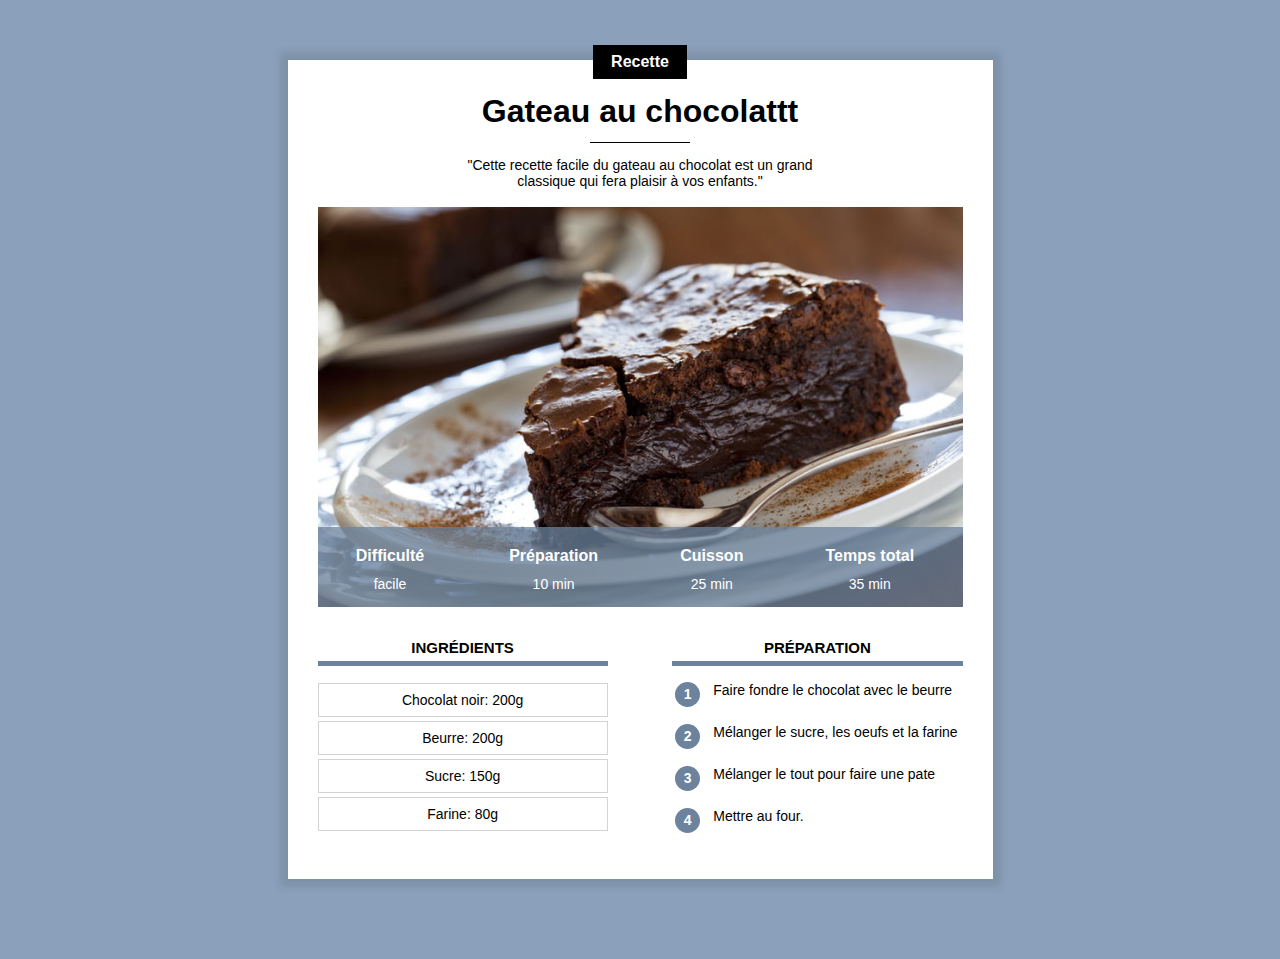
<file: index.html>
<!DOCTYPE html>
<html lang="fr">
    <head>
        <title>Gateau au chocolat</title>
        <meta charset="UTF-8">
        <!--ligne pour design responsive-->
        <meta name="viewport" content="width=device-width, initial-scale=1.0">
        <link rel="stylesheet" href="recette.css"/>
    </head>
    <body>
        <div class="contenu">

            <div class="centre categorie">
                <p class="categorie">Recette</p>
            </div>

            <h1>Gateau au chocolattt</h1>

            <div class="separateur"></div>

            <!-- Mon commentaire HTML -->
            <div class="centre">
                <p class="description">"Cette recette facile du gateau au chocolat est un grand classique qui fera plaisir à vos enfants."</p>
            </div>

            <div class="info">
                <img class="centre info" src="gateau.jpg">

                <table class="info">
                    <tr>
                        <th>Difficulté</th>
                        <th>Préparation</th>
                        <th>Cuisson</th>
                        <th>Temps total</th>
                    </tr>
                    <tr>
                        <td>facile</td>
                        <td>10 min</td>
                        <td>25 min</td>
                        <td>35 min</td>
                    </tr>
                </table>
            </div>

            <div>
                <div class="colonne1 colonne">
                    <h2>Ingrédients</h2>
                    <div class="ingredients">
                        <p>Chocolat noir: 200g</p>
                        <p>Beurre: 200g</p>
                        <p>Sucre: 150g</p>
                        <p>Farine: 80g</p>
                    </div>
                </div>

                <div class="colonne2 colonne">
                    <h2>Préparation</h2>
                    <table class="preparation">
                        <tr><td><p class="numero">1</p></td><td class="preparation_etape">Faire fondre le chocolat avec le beurre</td></tr>
                        <tr><td><p class="numero">2</p></td><td class="preparation_etape">Mélanger le sucre, les oeufs et la farine</td></tr>
                        <tr><td><p class="numero">3</p></td><td class="preparation_etape">Mélanger le tout pour faire une pate</td></tr>
                        <tr><td><p class="numero">4</p></td><td class="preparation_etape">Mettre au four.</td></tr>
                    </table>
                </div>
            </div>
        </div>
    </body>     
</html>
</file>
<file: recette.css>
* {
    overflow: auto;
}

body {
    background-color: #8BA1BB;
    font-family: Arial;
    margin: 0;
}

div.contenu {
    background-color: white;
    margin: 40px 8px 40px 8px;
    padding: 0px 8px 20px 8px;
    box-shadow: 0px 0px 8px 8px rgba(0, 0, 0, 0.1);
    overflow: visible;
}

h1 {
    text-align: center;
    margin-bottom: 12px;
    margin-top: 10px;
}

p.description {
    text-align: center;
    max-width: 400px;
    display: inline-block;
    font-size: 14px;
}

/* Mon commentaire CSS */

.centre {
    text-align: center;
    width: 100%;
}

p.categorie {
    background-color: black;
    color: white;
    display: inline-block;
    margin-top: -15px;
    padding: 8px 18px;
    margin-bottom: 0px;
    font-weight: bold;
    font-size: 16px;
}

div.categorie {
    margin-bottom: 0px;
    margin-top: 0px;
    overflow: visible;
}

div.separateur {
    width: 100px;
    height: 1px;
    background-color: black;
    margin-left: auto;
    margin-right: auto;
}

div.info {
    position: relative;
}

table.info {
    position: absolute; 
    bottom:0; 
    width: 100%; 
    color: white; 
    background-color: #6C829DC0; 
    height: 50px
}

table.info td {
    text-align: center;
    font-size: 12px;
    vertical-align: top;
}

table.info th {
    font-size: 14px;
    vertical-align: bottom;
    padding-bottom: 8px;
}

img.info {
    display: block;
    max-height: 400px;
    object-fit: cover;
    min-height: 200px;
    background-color: lightgray;
}

div.colonne {
    width: 100%;
    margin-top: 20px;
}

div.colonne h2 {
    text-align: center;
    text-transform: uppercase;
    font-size: 15px;
    border-bottom: 5px solid #6C829D;
    padding-bottom: 5px;
}

div.colonne1 {
    display: inline-block;
}

div.ingredients p {
    text-align: center;
    font-size: 14px;
    border: 1px solid lightgray;
    padding: 8px 0px;
    margin-top: 4px;
    margin-bottom: 0;
}

table.preparation p.numero {
    background-color: #6C829D;
    color: white;
    width: 25px;
    height: 25px;
    text-align: center;
    font-size: 14px;
    font-weight: bold;
    padding-top: 4px;
    box-sizing: border-box;
    border-radius: 50%;
    margin: 0;
}

table.preparation td {
    vertical-align: top;
}

table.preparation td.preparation_etape {
    font-size: 14px;
    padding-left: 10px;
    padding-bottom: 10px;
}

table.preparation tr {
    height: 40px;
}

/* Styles pour ordinateur */
@media only screen and (min-width: 768px) {
    div.contenu {
        margin: 60px 10% 80px 10%;
        padding: 0px 30px 30px 30px;
        min-width: 350px; /*la fenetre ne peut pas être plus petite*/
    }

    table.info {
        height: 80px
    }
    
    table.info td {
        font-size: 14px;
    }
    
    table.info th {
        font-size: 16px;
    }

    div.colonne {
        width: 45%;
    }
    
    div.colonne1 {
        margin-right: 10%;
    }
    
    div.colonne2 {
        float: right;
    }
}
/*quand l'ecran s'agrandi on bloque le contenu a 645px et mat les marges en auto pour qu'il reste centré*/
@media only screen and (min-width: 900px) {
    div.contenu {
        margin-left: auto;
        margin-right: auto;
        width: 645px;
    }
}
</file>
